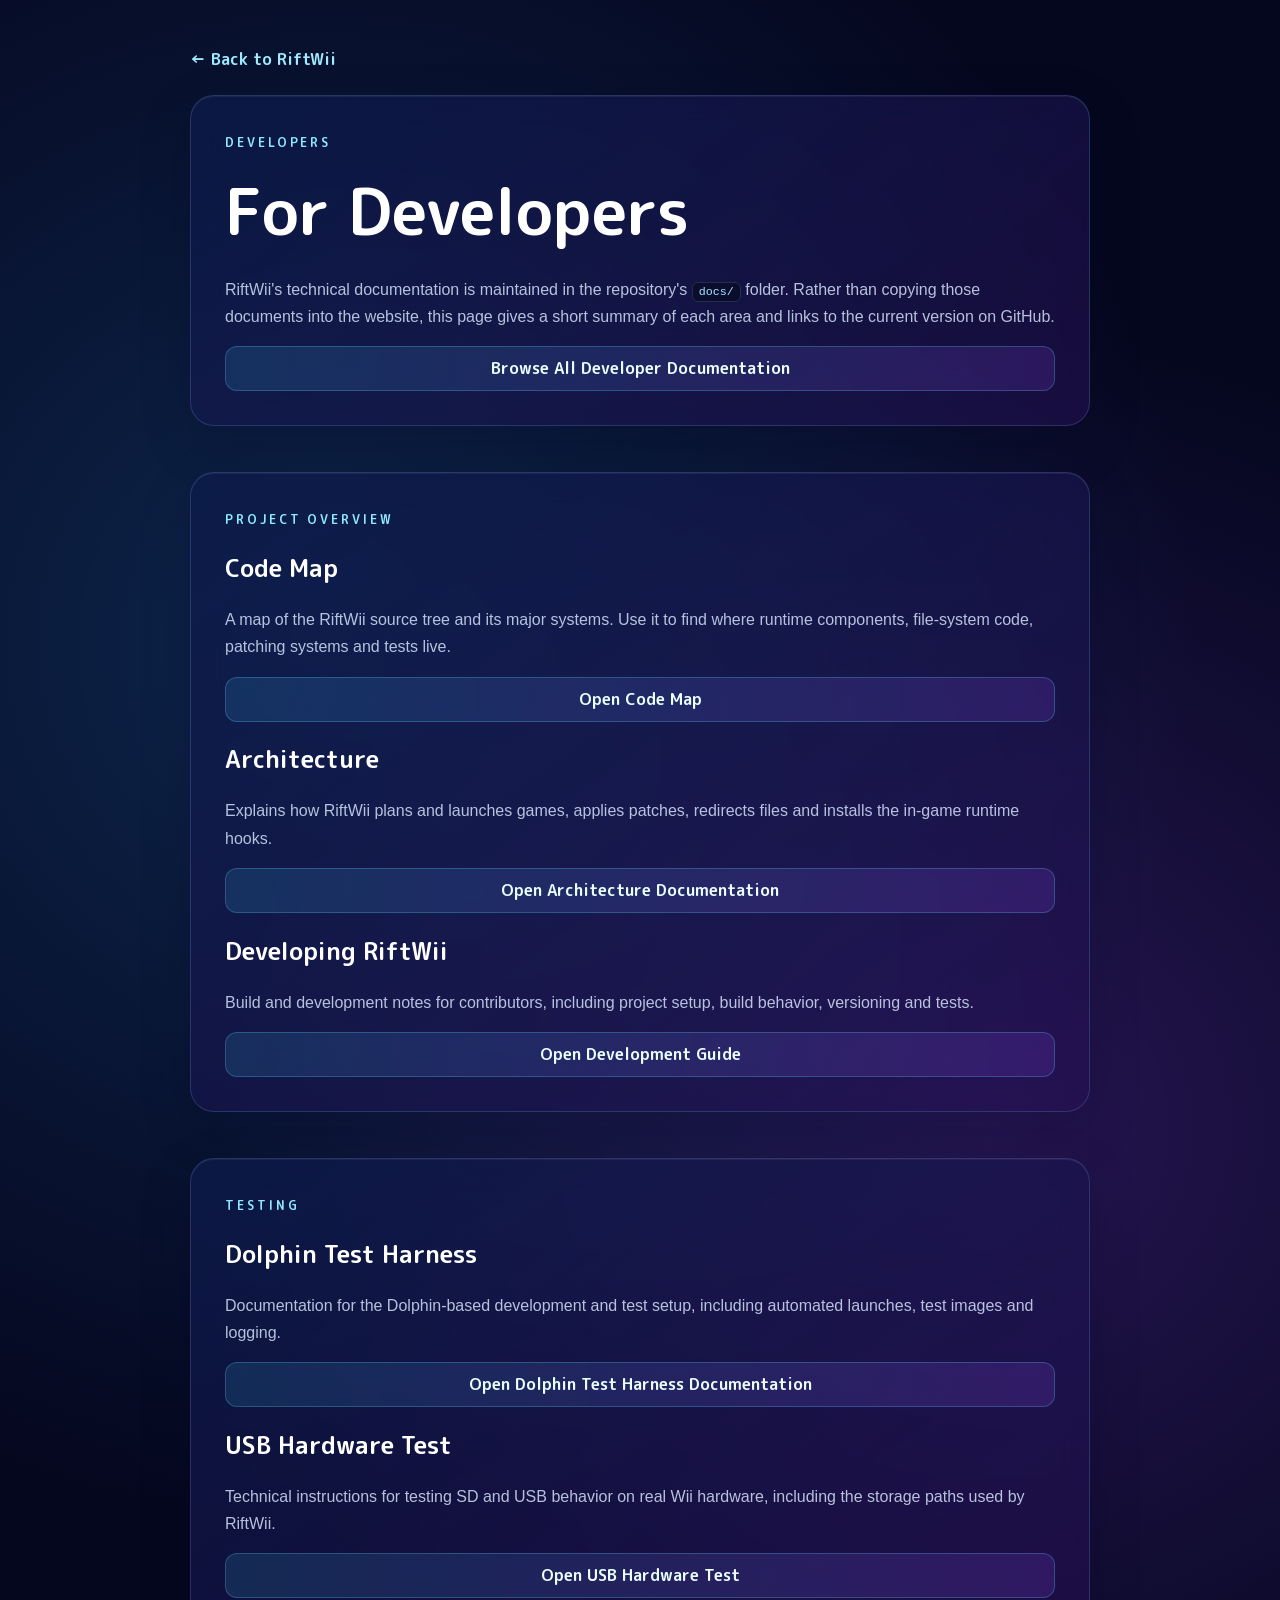
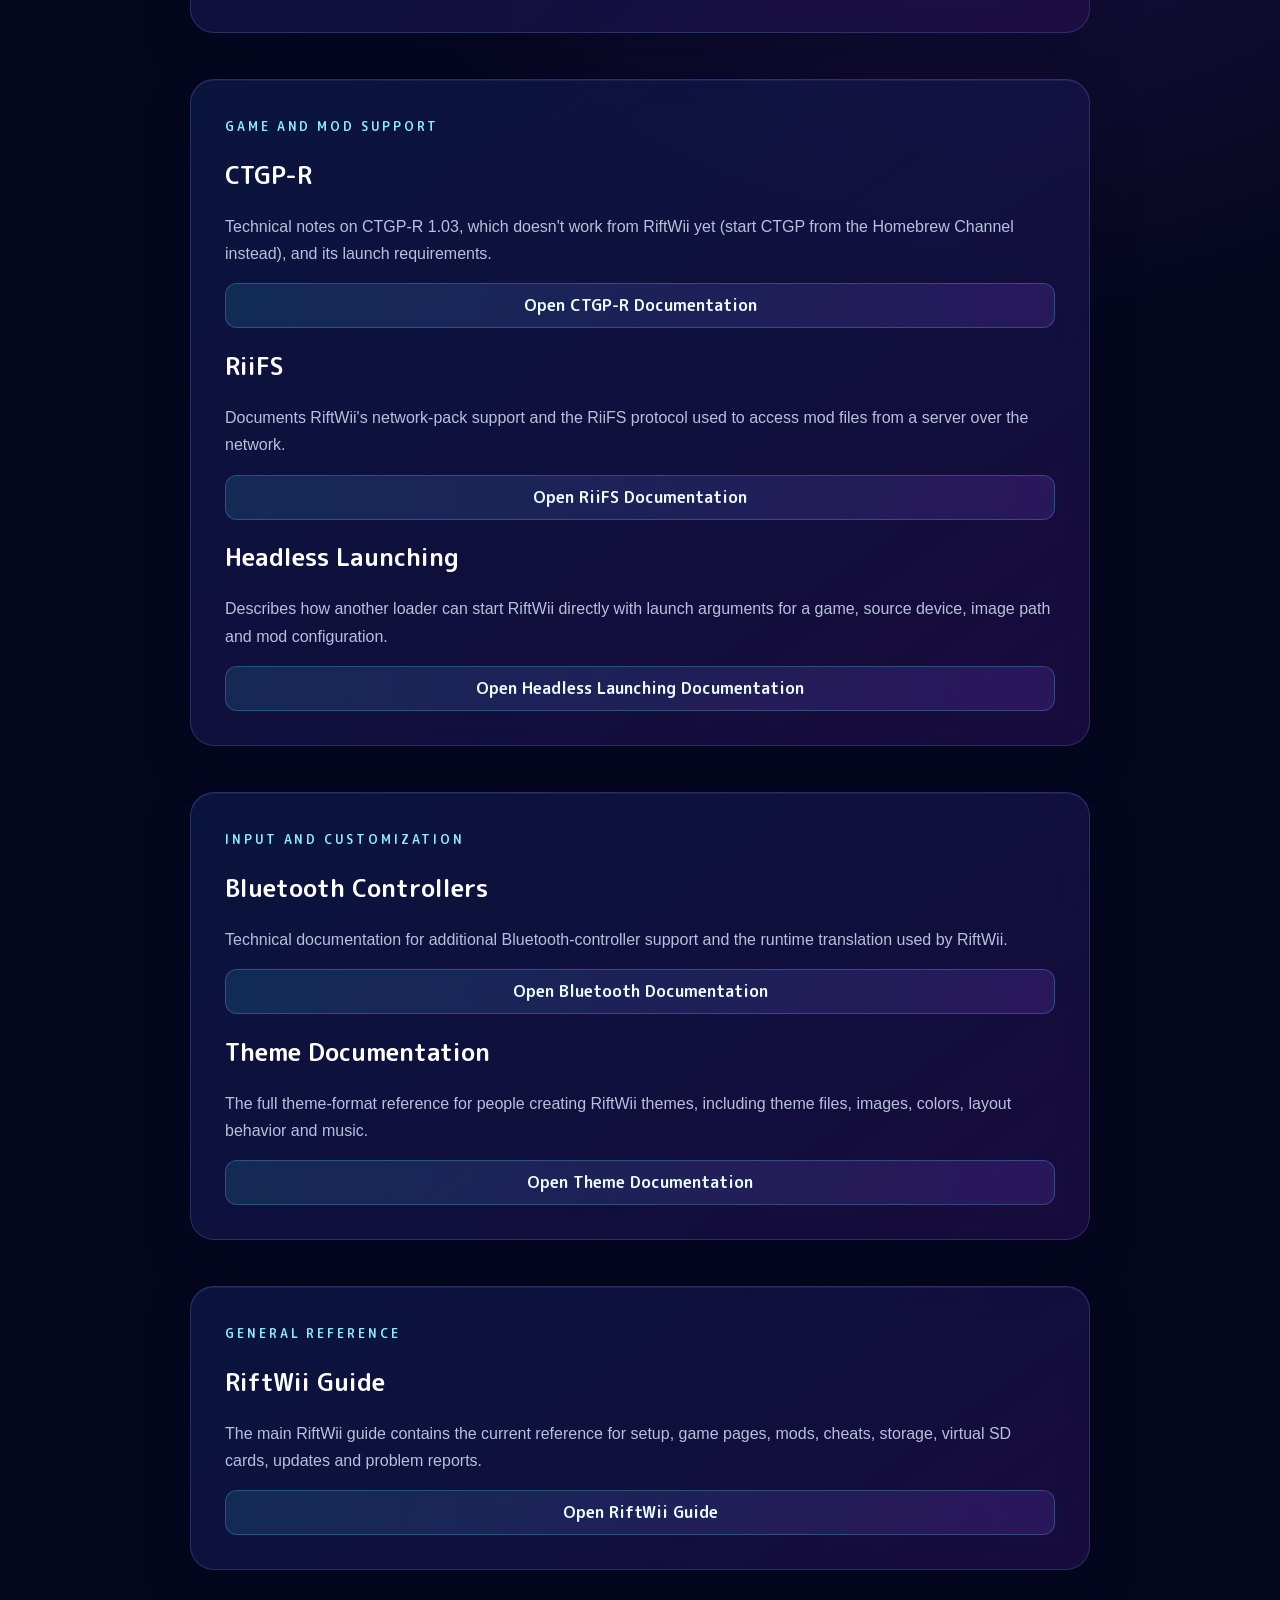
<file: site/tutorials/developers.html>
<!-- SPDX-FileCopyrightText: 2026 RiftWii contributors -->
<!-- SPDX-License-Identifier: GPL-3.0-or-later -->
<!DOCTYPE html>
<html lang="en">
<head>
    <meta charset="UTF-8">
    <meta name="viewport" content="width=device-width, initial-scale=1.0">
    <title>For Developers - RiftWii</title>
    <link rel="stylesheet" href="../css/tutorials.css">
    <link rel="icon" type="image/png" href="https://github.com/KakarottoCake/Riftwii/blob/main/hbc/icon.png?raw=true">
    <meta property="og:title" content="RiftWii Developer Documentation">
    <meta property="og:description" content="Developer documentation and technical references for RiftWii.">
    <meta property="og:type" content="website">
    <meta property="og:image" content="https://github.com/KakarottoCake/Riftwii/blob/main/docs/images/banner.png?raw=true">
    <meta name="twitter:card" content="summary_large_image">
</head>
<body>
    <main class="tutorial-page">

        <a class="back-link" href="../index.html">← Back to RiftWii</a>

        <article class="tutorial-card">
            <span class="kicker">DEVELOPERS</span>
            <h1>For Developers</h1>
            <p>
                RiftWii's technical documentation is maintained in the repository's
                <code>docs/</code> folder. Rather than copying those documents into the
                website, this page gives a short summary of each area and links to the
                current version on GitHub.
            </p>
            <a class="link-button"
               href="https://github.com/KakarottoCake/Riftwii/tree/main/docs"
               target="_blank"
               rel="noopener noreferrer">
                Browse All Developer Documentation
            </a>
        </article>

        <br><br>

        <article class="tutorial-card">
            <span class="kicker">PROJECT OVERVIEW</span>

            <h2>Code Map</h2>
            <p>
                A map of the RiftWii source tree and its major systems. Use it to find
                where runtime components, file-system code, patching systems and tests live.
            </p>
            <a class="link-button"
               href="https://github.com/KakarottoCake/Riftwii/blob/main/docs/MAP.md"
               target="_blank"
               rel="noopener noreferrer">Open Code Map</a>

            <h2>Architecture</h2>
            <p>
                Explains how RiftWii plans and launches games, applies patches, redirects
                files and installs the in-game runtime hooks.
            </p>
            <a class="link-button"
               href="https://github.com/KakarottoCake/Riftwii/blob/main/docs/ARCHITECTURE.md"
               target="_blank"
               rel="noopener noreferrer">Open Architecture Documentation</a>

            <h2>Developing RiftWii</h2>
            <p>
                Build and development notes for contributors, including project setup,
                build behavior, versioning and tests.
            </p>
            <a class="link-button"
               href="https://github.com/KakarottoCake/Riftwii/blob/main/docs/DEVELOPING.md"
               target="_blank"
               rel="noopener noreferrer">Open Development Guide</a>
        </article>

        <br><br>

        <article class="tutorial-card">
            <span class="kicker">TESTING</span>

            <h2>Dolphin Test Harness</h2>
            <p>
                Documentation for the Dolphin-based development and test setup, including
                automated launches, test images and logging.
            </p>
            <a class="link-button"
               href="https://github.com/KakarottoCake/Riftwii/blob/main/docs/HARNESS.md"
               target="_blank"
               rel="noopener noreferrer">Open Dolphin Test Harness Documentation</a>

            <h2>USB Hardware Test</h2>
            <p>
                Technical instructions for testing SD and USB behavior on real Wii
                hardware, including the storage paths used by RiftWii.
            </p>
            <a class="link-button"
               href="https://github.com/KakarottoCake/Riftwii/blob/main/docs/USB_HARDWARE_TEST.md"
               target="_blank"
               rel="noopener noreferrer">Open USB Hardware Test</a>
        </article>

        <br><br>

        <article class="tutorial-card">
            <span class="kicker">GAME AND MOD SUPPORT</span>

            <h2>CTGP-R</h2>
            <p>
                Technical notes on CTGP-R 1.03, which doesn't work from RiftWii yet (start
                CTGP from the Homebrew Channel instead), and its launch requirements.
            </p>
            <a class="link-button"
               href="https://github.com/KakarottoCake/Riftwii/blob/main/docs/CTGPR.md"
               target="_blank"
               rel="noopener noreferrer">Open CTGP-R Documentation</a>

            <h2>RiiFS</h2>
            <p>
                Documents RiftWii's network-pack support and the RiiFS protocol used to
                access mod files from a server over the network.
            </p>
            <a class="link-button"
               href="https://github.com/KakarottoCake/Riftwii/blob/main/docs/RIIFS.md"
               target="_blank"
               rel="noopener noreferrer">Open RiiFS Documentation</a>

            <h2>Headless Launching</h2>
            <p>
                Describes how another loader can start RiftWii directly with launch
                arguments for a game, source device, image path and mod configuration.
            </p>
            <a class="link-button"
               href="https://github.com/KakarottoCake/Riftwii/blob/main/docs/HEADLESS.md"
               target="_blank"
               rel="noopener noreferrer">Open Headless Launching Documentation</a>
        </article>

        <br><br>

        <article class="tutorial-card">
            <span class="kicker">INPUT AND CUSTOMIZATION</span>

            <h2>Bluetooth Controllers</h2>
            <p>
                Technical documentation for additional Bluetooth-controller support and
                the runtime translation used by RiftWii.
            </p>
            <a class="link-button"
               href="https://github.com/KakarottoCake/Riftwii/blob/main/docs/BLUETOOTH.md"
               target="_blank"
               rel="noopener noreferrer">Open Bluetooth Documentation</a>

            <h2>Theme Documentation</h2>
            <p>
                The full theme-format reference for people creating RiftWii themes,
                including theme files, images, colors, layout behavior and music.
            </p>
            <a class="link-button"
               href="https://github.com/KakarottoCake/Riftwii/blob/main/docs/THEMES.md"
               target="_blank"
               rel="noopener noreferrer">Open Theme Documentation</a>
        </article>

        <br><br>

        <article class="tutorial-card">
            <span class="kicker">GENERAL REFERENCE</span>

            <h2>RiftWii Guide</h2>
            <p>
                The main RiftWii guide contains the current reference for setup, game
                pages, mods, cheats, storage, virtual SD cards, updates and problem reports.
            </p>
            <a class="link-button"
               href="https://github.com/KakarottoCake/Riftwii/blob/main/docs/GUIDE.md"
               target="_blank"
               rel="noopener noreferrer">Open RiftWii Guide</a>
        </article>

    </main>
</body>
</html>
</file>
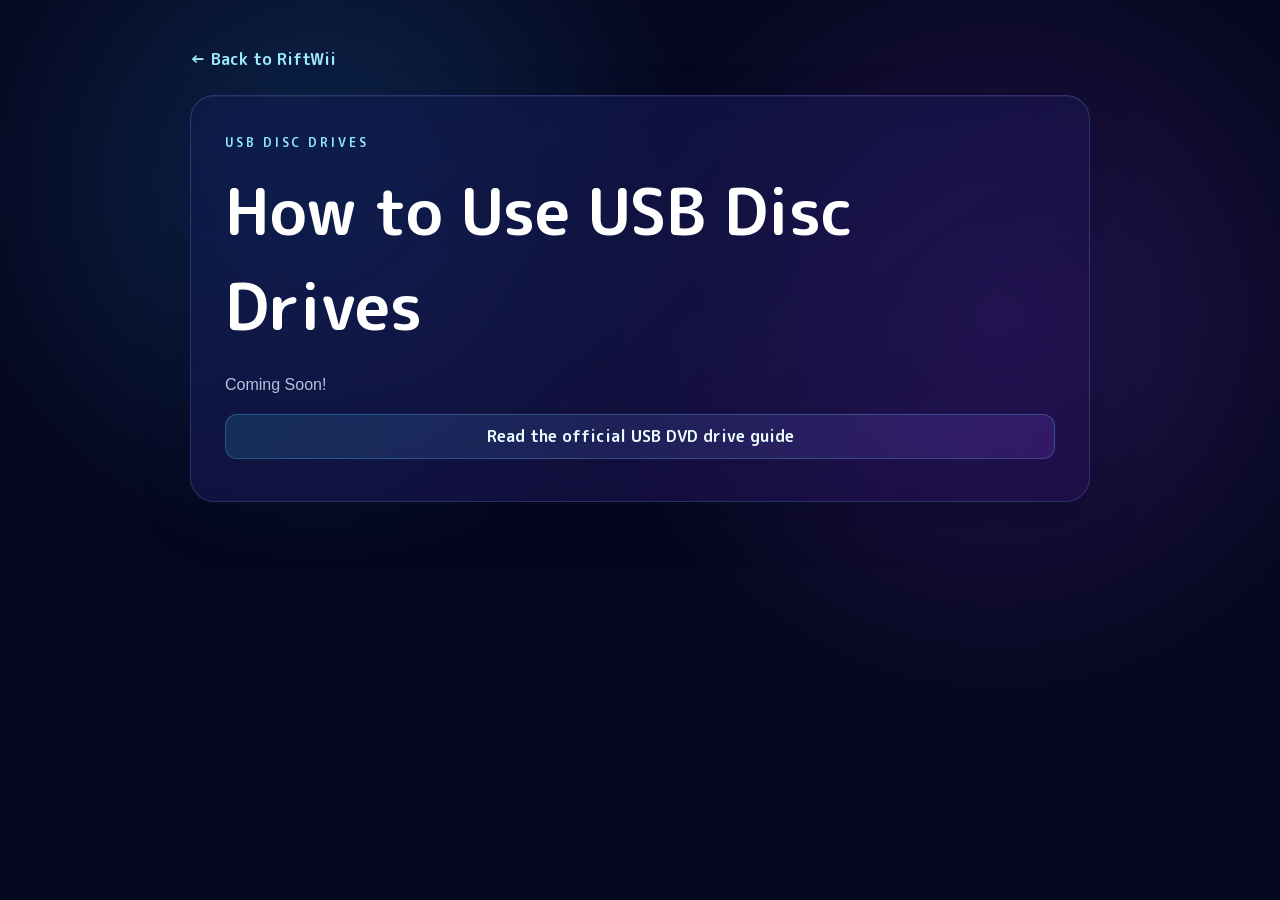
<file: site/tutorials/using-a-usb-disc-drive.html>
<!-- SPDX-FileCopyrightText: 2026 RiftWii contributors -->
<!-- SPDX-License-Identifier: GPL-3.0-or-later -->
<!DOCTYPE html>
<html lang="en">

<head>
    <meta charset="UTF-8">
    <meta
        name="viewport"
        content="width=device-width, initial-scale=1.0"
    >
<title>USB Disc Drives - RiftWii</title>

    <link
        rel="stylesheet"
        href="../css/tutorials.css?v=20261016-7"
    >
    <link
    rel="icon"
    type="image/png"
    href="https://github.com/KakarottoCake/Riftwii/blob/main/hbc/icon.png?raw=true"



    >
    <meta property="og:title" content="RiftWii Tutorials">

<meta
    property="og:description"
    content="Guides and tutorials for installing and using RiftWii."
>

<meta property="og:type" content="website">

<meta
    property="og:image"
    content="https://github.com/KakarottoCake/Riftwii/raw/main/docs/images/banner.png"
>

<meta name="twitter:card" content="summary_large_image">

<meta name="twitter:title" content="RiftWii Tutorials">

<meta
    name="twitter:description"
    content="Guides and tutorials for installing and using RiftWii."
>

<meta
    name="twitter:image"
    content="https://github.com/KakarottoCake/Riftwii/raw/main/docs/images/banner.png"
>
</head>

<body>
    <main class="tutorial-page">

        <a
            class="back-link"
            href="../index.html#tutorials"
        >
            ← Back to RiftWii
        </a>

        <article class="tutorial-card">

            <span class="kicker">
                USB DISC DRIVES
            </span>

            <h1>
                How to Use USB Disc Drives
            </h1>

            <p>
                Coming Soon!
            </p>

            <a
                class="link-button guide-link-button"
                href="https://github.com/KakarottoCake/Riftwii/blob/main/docs/GUIDE.md#usb-dvd-drives-experimental"
                target="_blank"
                rel="noopener noreferrer"
            >
                Read the official USB DVD drive guide
            </a>


        </article>



    </main>
</body>

</html>
</file>
<file: site/css/tutorials.css>
/* SPDX-FileCopyrightText: 2026 RiftWii contributors */
/* SPDX-License-Identifier: GPL-3.0-or-later */
@font-face {
    font-family: "Rounded";
    src: url("../resources/fonts/rounded.ttf")
        format("truetype");
}

* {
    box-sizing: border-box;
}

html,
body {
    margin: 0;
    min-height: 100%;
    scroll-behavior: smooth;
}


body {
    padding: 48px 24px;

    background:
        radial-gradient(
            circle at 25% 20%,
            rgba(45, 160, 255, 0.20),
            transparent 32%
        ),
        radial-gradient(
            circle at 78% 35%,
            rgba(150, 70, 255, 0.22),
            transparent 34%
        ),
        #05071f;

    color: white;

    font-family:
        "Rounded",
        sans-serif;
}

.tutorial-page {
    width: min(900px, 100%);

    margin: 0 auto;
}

.back-link {
    display: inline-block;

    margin-bottom: 24px;

    color: #9feaff;

    text-decoration: none;
}

.tutorial-card {
    padding: 34px;

    border:
        1px solid
        rgba(135, 181, 255, 0.20);

    border-radius: 24px;

    background:
        linear-gradient(
            145deg,
            rgba(12, 27, 75, 0.70),
            rgba(38, 15, 83, 0.56)
        );

    box-shadow:
        0 18px 50px
            rgba(0, 0, 30, 0.22),
        inset 0 1px 0
            rgba(255, 255, 255, 0.06);

    backdrop-filter: blur(16px);
}

.kicker {
    color: #8feaff;

    letter-spacing: 0.24em;

    font-size: 0.76rem;
}

h1 {
    margin: 10px 0 18px;

    font-size:
        clamp(
            2rem,
            5vw,
            4rem
        );
}

p {
    font-family:
        Arial,
        sans-serif;

    line-height: 1.7;

    color:
        rgba(
            220,
            232,
            255,
            0.82
        );
}

.placeholder-step {
    margin-top: 18px;

    padding: 18px;

    border:
        1px solid
        rgba(115, 211, 255, 0.16);

    border-radius: 16px;

    background:
        rgba(
            28,
            51,
            112,
            0.24
        );
}

.tutorial-image {
    display: block;
    width: 100%;
    height: auto;
    max-width: none;
    margin: 20px 0;
    object-fit: contain;
    border-radius: 14px;
}

code {
    padding: 2px 6px;

    border:
        1px solid
        rgba(115, 211, 255, 0.18);

    border-radius: 6px;

    background:
        rgba(0, 0, 0, 0.35);

    color: #9feaff;

    font-family: monospace;

    font-size: 0.9em;
}

/* Footer styles disabled
.site-footer {
    width: min(900px, 100%);
    margin: 48px auto 24px;
}

.footer-inner {
    position: relative;

    width: 100%;
    min-height: 120px;

    padding: 28px 24px;

    display: flex;
    flex-direction: column;
    align-items: center;
    justify-content: center;

    gap: 10px;

    text-align: center;

    border: 1px solid rgba(135, 181, 255, 0.20);
    border-radius: 24px;

    background:
        linear-gradient(
            145deg,
            rgba(12, 27, 75, 0.70),
            rgba(38, 15, 83, 0.56)
        );

    box-shadow:
        0 18px 50px rgba(0, 0, 30, 0.22),
        inset 0 1px 0 rgba(255, 255, 255, 0.06);

    backdrop-filter: blur(16px);

    overflow: hidden;

    font-family: "Rounded", sans-serif;
}

.footer-main {
    display: flex;
    align-items: center;
    justify-content: center;

    gap: 0.7em;

    font-size: clamp(0.8rem, 1.4vw, 1rem);
    letter-spacing: 0.35em;

    color: #9dbaf8;

    text-shadow:
        0 0 8px rgba(120, 190, 255, 0.12),
        0 0 18px rgba(120, 190, 255, 0.05);
}

.footer-label {
    color: #9dbaf8;
    opacity: 0.88;
}

.footer-author {
    color: #d8e9ff;
    opacity: 0.96;

    text-shadow:
        0 0 8px rgba(120, 210, 255, 0.24),
        0 0 18px rgba(166, 92, 255, 0.18);
}

.footer-year {
    color: rgba(157, 186, 248, 0.62);

    font-size: 0.72rem;
    letter-spacing: 0.22em;
}
*/

.download-button {
    display: inline-flex;
    align-items: center;
    justify-content: center;
    margin-top: 22px;
    min-height: 44px;
    padding: 10px 16px;
    border-radius: 12px;
    color: #eafdff;
    text-decoration: none;
    border: 1px solid rgba(98, 217, 255, 0.25);
    background:
        linear-gradient(
            90deg,
            rgba(59, 211, 255, 0.13),
            rgba(154, 79, 255, 0.16)
        );
    transition:
        transform 0.25s ease,
        box-shadow 0.25s ease,
        border-color 0.25s ease;
}

.release-button {
    width: 100%;
    margin-top: 20px;
}


.link-button {
    display: flex;
    justify-content: center;
    align-items: center; 

    min-height: 44px;
    padding: 10px 16px;

    border: 1px solid rgba(98, 217, 255, 0.25);
    border-radius: 12px;

    background:
        linear-gradient(
            90deg,
            rgba(59, 211, 255, 0.13),
            rgba(154, 79, 255, 0.16)
        );

    color: #eafdff;

    font-family: "Rounded", sans-serif;
    text-decoration: none;

    cursor: pointer;

    transition:
        transform 0.25s ease,
        box-shadow 0.25s ease,
        border-color 0.25s ease;
}

.link-button:hover,
.link-button:focus-visible {
    display: flex;
    justify-content: center;
    align-items: center; 
    transform: translateY(-2px);

    border-color:
        rgba(126, 229, 255, 0.52);

    box-shadow:
        0 0 18px rgba(70, 215, 255, 0.12),
        0 0 28px rgba(157, 76, 255, 0.08);

    outline: none;
}



.download-button {
    display: inline-flex;
    align-items: center;
    justify-content: center;

    margin-top: 22px;
    min-height: 44px;
    padding: 10px 16px;

    border-radius: 12px;

    color: #eafdff;
    text-decoration: none;

    border: 1px solid rgba(98, 217, 255, 0.25);

    background:
        linear-gradient(
            90deg,
            rgba(59, 211, 255, 0.13),
            rgba(154, 79, 255, 0.16)
        );

    transition:
        transform 0.25s ease,
        box-shadow 0.25s ease,
        border-color 0.25s ease;
}

.download-button:hover,
.download-button:focus-visible {
    transform: translateY(-2px);

    border-color: rgba(126, 229, 255, 0.52);

    box-shadow:
        0 0 18px rgba(70, 215, 255, 0.12),
        0 0 28px rgba(157, 76, 255, 0.08);

    outline: none;
}


.tutorial-video {
    display: block;

    width: 100%;

    aspect-ratio: 16 / 9;

    object-fit: cover;

    margin:
        18px 0 22px;

    border-radius: 16px;

    border:
        1px solid
        rgba(120, 211, 255, 0.18);

    box-shadow:
        0 0 28px
            rgba(65, 206, 255, 0.08),
        0 0 42px
            rgba(152, 76, 255, 0.05);

    background: #000;
}



.tutorial-table-wrap {
    width: 100%;

    margin: 22px 0;

    overflow-x: auto;

    border:
        1px solid
        rgba(120, 211, 255, 0.18);

    border-radius: 16px;

    box-shadow:
        0 0 28px
            rgba(65, 206, 255, 0.06),
        0 0 42px
            rgba(152, 76, 255, 0.04);
}

.tutorial-table {
    width: 100%;

    border-collapse: collapse;

    background:
        linear-gradient(
            145deg,
            rgba(12, 27, 75, 0.52),
            rgba(38, 15, 83, 0.42)
        );

    color: #eafdff;

    font-family:
        Arial,
        sans-serif;

    font-size: 0.95rem;
}

.tutorial-table th,
.tutorial-table td {
    padding: 14px 16px;

    text-align: left;

    border-bottom:
        1px solid
        rgba(120, 211, 255, 0.12);
}

.tutorial-table th {
    color: #9feaff;

    font-family:
        "Rounded",
        sans-serif;

    letter-spacing: 0.08em;

    background:
        linear-gradient(
            90deg,
            rgba(59, 211, 255, 0.12),
            rgba(154, 79, 255, 0.14)
        );
}

.tutorial-table tr:last-child td {
    border-bottom: 0;
}

.tutorial-table tbody tr {
    transition:
        background 0.22s ease,
        box-shadow 0.22s ease;
}

.tutorial-table tbody tr:hover {
    background:
        linear-gradient(
            90deg,
            rgba(66, 211, 255, 0.08),
            rgba(155, 80, 255, 0.08)
        );

    box-shadow:
        inset 0 0 18px
            rgba(72, 210, 255, 0.04);
}

.guide-link-button {
    margin: 10px 0 8px;
}


.tutorial-doc-content {
    margin-top: 28px;
    font-family: Arial, sans-serif;
    line-height: 1.7;
    color: rgba(220, 232, 255, 0.82);
}

.tutorial-doc-content h2,
.tutorial-doc-content h3,
.tutorial-doc-content h4 {
    font-family: "Rounded", sans-serif;
    color: #f6fbff;
    line-height: 1.3;
}

.tutorial-doc-content h2 {
    margin: 34px 0 14px;
    padding-bottom: 10px;
    border-bottom: 1px solid rgba(120, 211, 255, 0.16);
    font-size: clamp(1.35rem, 2.4vw, 2rem);
}

.tutorial-doc-content h3 {
    margin: 26px 0 10px;
    color: #b8eaff;
    font-size: 1.15rem;
}

.tutorial-doc-content p,
.tutorial-doc-content li {
    color: rgba(220, 232, 255, 0.82);
}

.tutorial-doc-content a {
    color: #8feaff;
}

.tutorial-doc-content ul,
.tutorial-doc-content ol {
    padding-left: 24px;
}

.tutorial-doc-content pre {
    overflow-x: auto;
    padding: 16px;
    border: 1px solid rgba(115, 211, 255, 0.16);
    border-radius: 12px;
    background: rgba(0, 0, 0, 0.34);
}

.tutorial-doc-content pre code {
    padding: 0;
    border: 0;
    background: transparent;
    color: #dff8ff;
}

.tutorial-doc-content table {
    width: 100%;
    margin: 20px 0;
    border-collapse: collapse;
    overflow: hidden;
    border: 1px solid rgba(120, 211, 255, 0.18);
    border-radius: 14px;
}

.tutorial-doc-content th,
.tutorial-doc-content td {
    padding: 12px 14px;
    text-align: left;
    vertical-align: top;
    border-bottom: 1px solid rgba(120, 211, 255, 0.12);
}

.tutorial-doc-content th {
    color: #9feaff;
    font-family: "Rounded", sans-serif;
    background:
        linear-gradient(
            90deg,
            rgba(59, 211, 255, 0.12),
            rgba(154, 79, 255, 0.14)
        );
}

.tutorial-doc-content tr:last-child td {
    border-bottom: 0;
}

.tutorial-doc-content blockquote {
    margin: 20px 0;
    padding: 14px 18px;
    border-left: 3px solid rgba(126, 225, 255, 0.55);
    background: rgba(59, 211, 255, 0.06);
    color: rgba(220, 232, 255, 0.78);
}

.doc-hero-image {
    width: 100%;
    height: auto;
    object-fit: contain;
}


.file-tree {
    width: 100%;

    margin:
        16px 0
        22px;

    padding:
        18px
        20px;

    overflow-x: auto;

    border:
        1px solid
        rgba(115, 211, 255, 0.18);

    border-radius: 14px;

    background:
        rgba(
            3,
            12,
            38,
            0.72
        );

    box-shadow:
        inset 0 1px 0
            rgba(255, 255, 255, 0.04),
        0 0 24px
            rgba(65, 206, 255, 0.05);

    white-space: pre;

    tab-size: 4;
}

.file-tree code {
    padding: 0;

    border: 0;

    background: transparent;

    color: #dff8ff;

    font-family:
        monospace;

    font-size: 0.9rem;

    line-height: 1.65;
}
</file>
